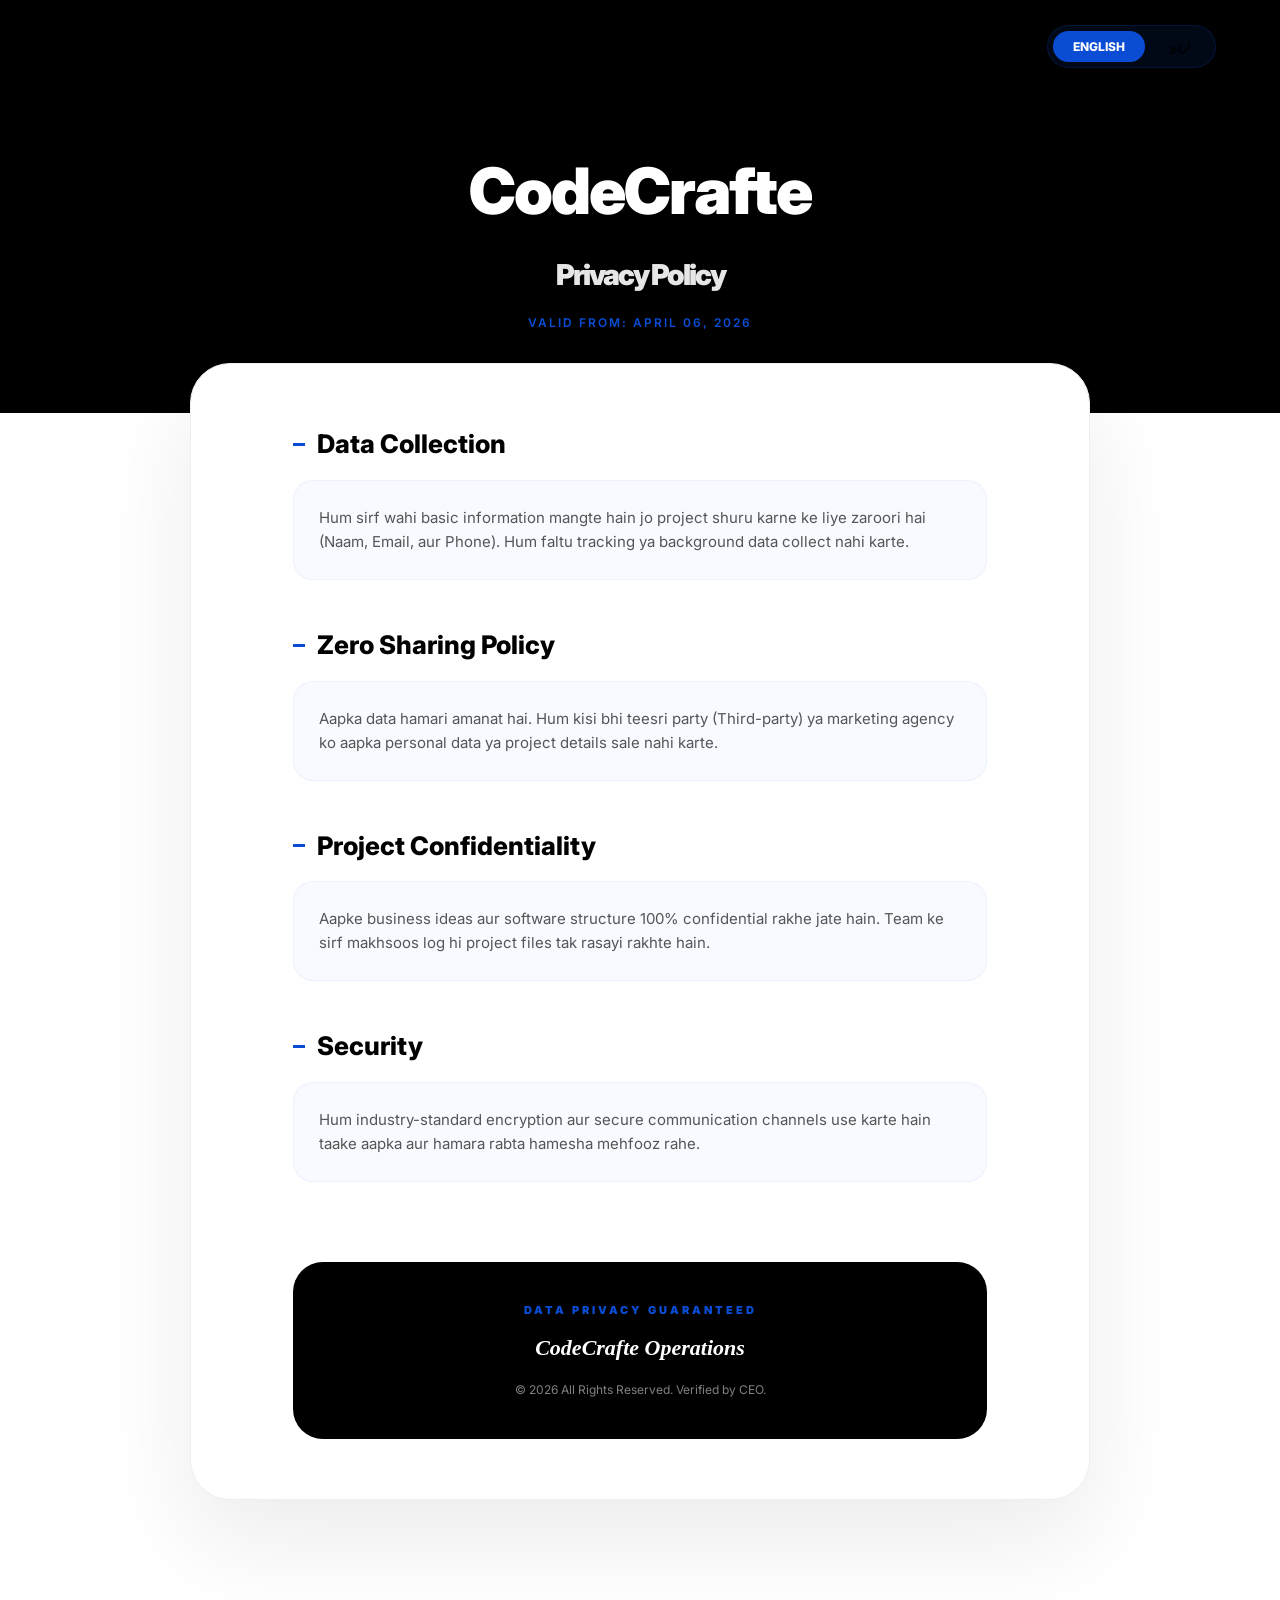
<file: components/Legal/pp.html>
<!DOCTYPE html>
<html lang="en">
<head>
    <meta charset="UTF-8">
    <meta name="viewport" content="width=device-width, initial-scale=1.0">
    <title>Privacy Policy | CodeCrafte</title>
    <link href="https://fonts.googleapis.com/css2?family=Inter:wght@400;600;800;900&display=swap" rel="stylesheet">
    
    <link rel="apple-touch-icon" href="assets/apple-touch-icon.png">
    <link rel="icon" type="image/png" href="../../images/fav-ion.webp">
    <style>
        :root {
            --primary: #0a4dd4; /* Deep Blue Theme */
            --black: #000;
            --white: #fff;
            --text: #333;
        }

        * { margin: 0; padding: 0; box-sizing: border-box; font-family: 'Inter', sans-serif; }
        body { background: var(--white); color: var(--text); line-height: 1.6; top: 0px !important; }

        /* Translator UI */
        .translate-container {
            position: fixed;
            top: 25px;
            right: 5%;
            z-index: 9999;
            background: rgba(10, 77, 212, 0.1);
            backdrop-filter: blur(10px);
            padding: 5px;
            border-radius: 50px;
            display: flex;
            gap: 5px;
            border: 1px solid rgba(10, 77, 212, 0.2);
        }

        .lang-btn {
            padding: 8px 20px;
            border: none;
            border-radius: 50px;
            cursor: pointer;
            font-size: 12px;
            font-weight: 800;
            transition: 0.3s;
            background: transparent;
            color: var(--black);
        }

        .lang-btn.active {
            background: var(--primary);
            color: #fff;
        }

        /* Header */
        .policy-header {
            padding: 140px 8% 80px;
            background: var(--black);
            color: var(--white);
            text-align: center;
        }

        .policy-header h1 { font-size: clamp(2.5rem, 6vw, 4rem); font-weight: 900; letter-spacing: -2px; }
        .last-update { margin-top: 15px; font-size: 12px; font-weight: 600; color: var(--primary); letter-spacing: 2px; }

        /* Content Container */
        .policy-container {
            max-width: 900px;
            margin: -50px auto 100px;
            background: var(--white);
            padding: 60px 8%;
            border-radius: 40px;
            box-shadow: 0 40px 100px rgba(0,0,0,0.08);
            border: 1px solid #eee;
        }

        .policy-section { margin-bottom: 45px; }
        .policy-section h2 { font-size: 1.6rem; font-weight: 800; color: var(--black); margin-bottom: 15px; display: flex; align-items: center; gap: 12px; }
        .policy-section h2::before { content: ''; width: 12px; height: 3px; background: var(--primary); display: inline-block; }
        
        .policy-card {
            background: #f8faff;
            padding: 25px;
            border-radius: 20px;
            border: 1px solid rgba(10, 77, 212, 0.05);
        }

        .policy-card p { font-size: 15px; color: #555; }

        /* Trust Footer */
        .trust-footer {
            margin-top: 80px;
            padding: 40px;
            border-radius: 30px;
            background: var(--black);
            color: var(--white);
            text-align: center;
        }

        .verified-text { font-size: 11px; font-weight: 900; letter-spacing: 3px; color: var(--primary); text-transform: uppercase; margin-bottom: 10px; display: block; }
        .ceo-sign { font-size: 22px; font-weight: 800; font-style: italic; font-family: serif; }

        /* Hide Google */
        #google_translate_element, .skiptranslate { display: none !important; }
        body { top: 0px !important; }

        @media (max-width: 768px) {
            .policy-container { margin: -40px 5% 60px; padding: 40px 6%; }
        }
    </style>
</head>
<body>

    <div class="translate-container">
        <button onclick="changeLang('en')" class="lang-btn active" id="btn-en">ENGLISH</button>
        <button onclick="changeLang('ur')" class="lang-btn" id="btn-ur">اردو</button>
    </div>

    <div id="google_translate_element"></div>

    <header class="policy-header">
        <h1 class="notranslate">CodeCrafte</h1>
        <h1 style="font-size: 1.8rem; margin-top: 10px; opacity: 0.9;">Privacy Policy</h1>
        <p class="last-update">VALID FROM: APRIL 06, 2026</p>
    </header>

    <main class="policy-container">
        
        <section class="policy-section">
            <h2>Data Collection</h2>
            <div class="policy-card">
                <p>Hum sirf wahi basic information mangte hain jo project shuru karne ke liye zaroori hai (Naam, Email, aur Phone). Hum faltu tracking ya background data collect nahi karte.</p>
            </div>
        </section>

        <section class="policy-section">
            <h2>Zero Sharing Policy</h2>
            <div class="policy-card">
                <p>Aapka data hamari amanat hai. Hum kisi bhi teesri party (Third-party) ya marketing agency ko aapka personal data ya project details sale nahi karte.</p>
            </div>
        </section>

        <section class="policy-section">
            <h2>Project Confidentiality</h2>
            <div class="policy-card">
                <p>Aapke business ideas aur software structure 100% confidential rakhe jate hain. Team ke sirf makhsoos log hi project files tak rasayi rakhte hain.</p>
            </div>
        </section>

        <section class="policy-section">
            <h2>Security</h2>
            <div class="policy-card">
                <p>Hum industry-standard encryption aur secure communication channels use karte hain taake aapka aur hamara rabta hamesha mehfooz rahe.</p>
            </div>
        </section>

        <div class="trust-footer">
            <span class="verified-text">Data Privacy Guaranteed</span>
            <div class="ceo-sign">CodeCrafte Operations</div>
            <p style="font-size: 12px; margin-top: 15px; opacity: 0.5;">© 2026 All Rights Reserved. Verified by CEO.</p>
        </div>

    </main>

    <script type="text/javascript">
        function googleTranslateElementInit() {
            new google.translate.TranslateElement({
                pageLanguage: 'en',
                includedLanguages: 'en,ur',
                autoDisplay: false
            }, 'google_translate_element');
        }

        function changeLang(lang) {
            const select = document.querySelector('.goog-te-combo');
            if (select) {
                select.value = lang;
                select.dispatchEvent(new Event('change'));
            }
            document.getElementById('btn-en').classList.remove('active');
            document.getElementById('btn-ur').classList.remove('active');
            if(lang === 'en') document.getElementById('btn-en').classList.add('active');
            else document.getElementById('btn-ur').classList.add('active');
        }
    </script>
    <script type="text/javascript" src="//translate.google.com/translate_a/element.js?cb=googleTranslateElementInit"></script>

</body>
</html>
</file>
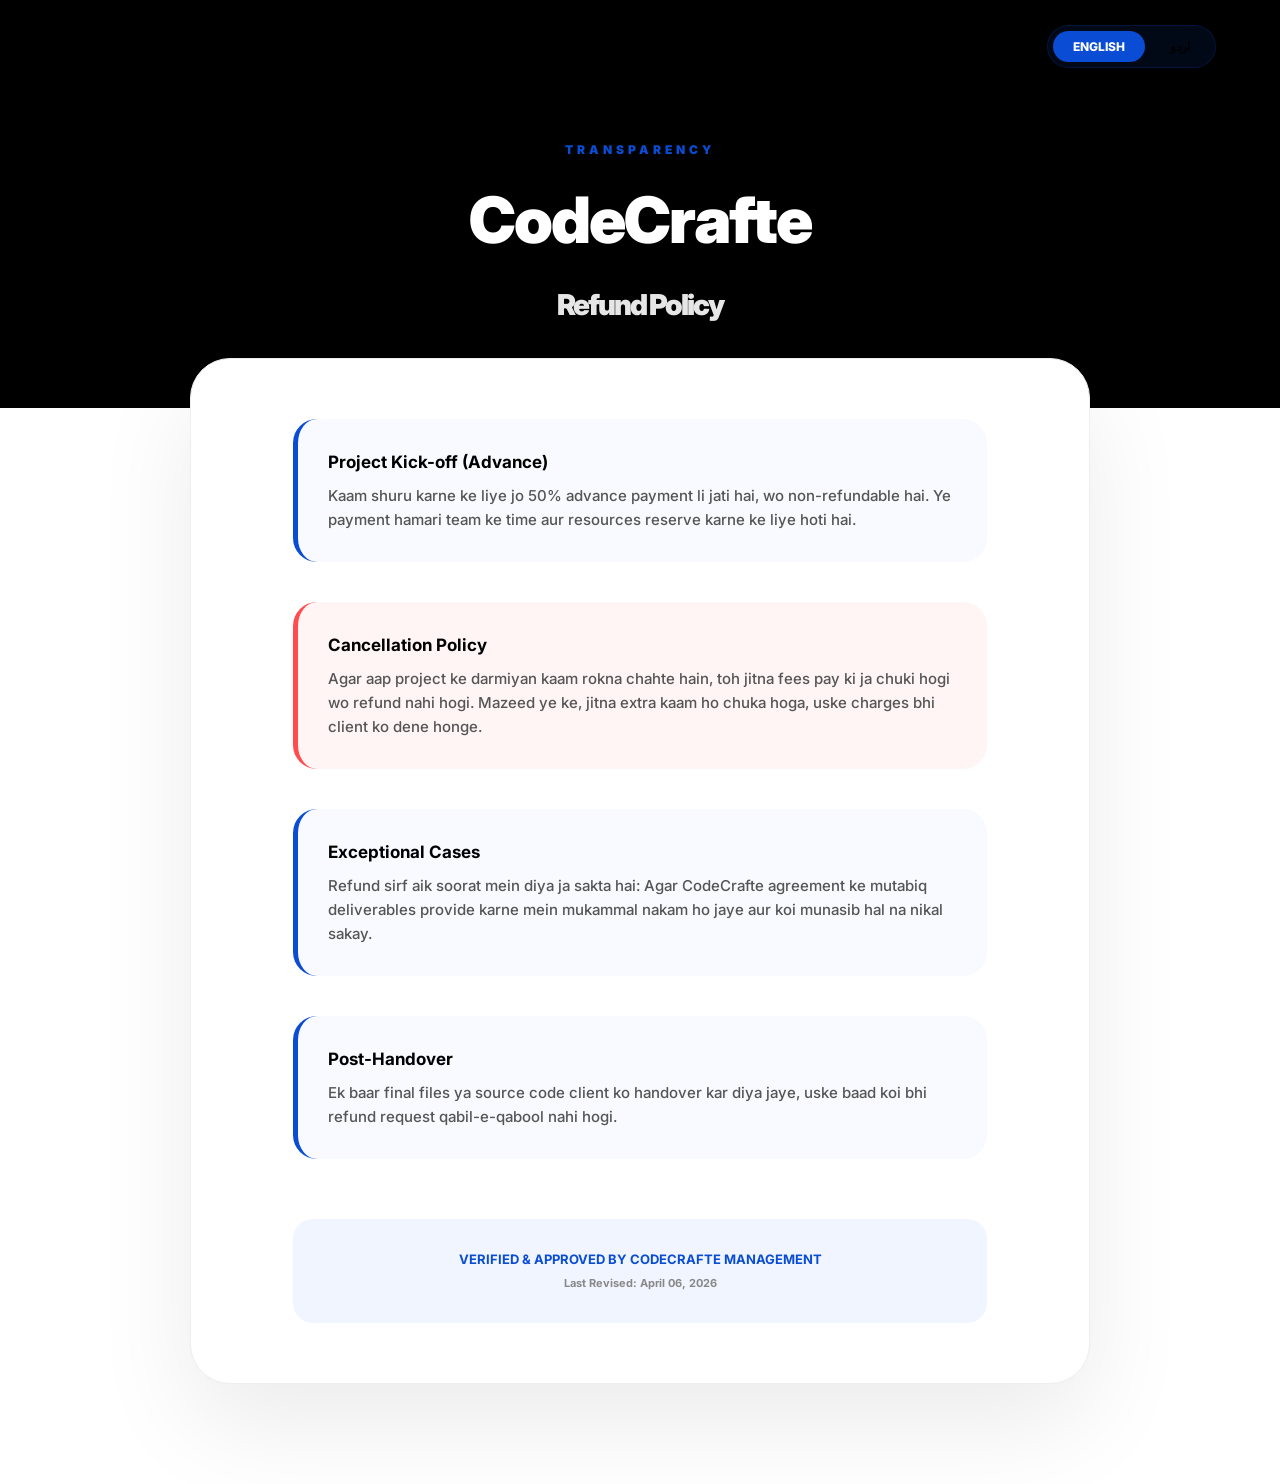
<file: components/Legal/re-f.html>
<!DOCTYPE html>
<html lang="en">
<head>
    <meta charset="UTF-8">
    <meta name="viewport" content="width=device-width, initial-scale=1.0">
    <title>Refund Policy | CodeCrafte</title>
    <link href="https://fonts.googleapis.com/css2?family=Inter:wght@400;600;800;900&display=swap" rel="stylesheet">
    
    <link rel="apple-touch-icon" href="assets/apple-touch-icon.png">
    <link rel="icon" type="image/png" href="../../images/fav-ion.webp">
    <style>
        :root {
            --primary: #0a4dd4;
            --black: #000;
            --white: #fff;
            --text: #333;
            --danger: #ff4d4d;
        }

        * { margin: 0; padding: 0; box-sizing: border-box; font-family: 'Inter', sans-serif; }
        body { background: var(--white); color: var(--text); line-height: 1.6; top: 0px !important; }

        /* Translator UI */
        .translate-container {
            position: fixed;
            top: 25px;
            right: 5%;
            z-index: 9999;
            background: rgba(10, 77, 212, 0.1);
            backdrop-filter: blur(10px);
            padding: 5px;
            border-radius: 50px;
            display: flex;
            gap: 5px;
            border: 1px solid rgba(10, 77, 212, 0.2);
        }

        .lang-btn {
            padding: 8px 20px;
            border: none;
            border-radius: 50px;
            cursor: pointer;
            font-size: 12px;
            font-weight: 800;
            transition: 0.3s;
            background: transparent;
            color: var(--black);
        }

        .lang-btn.active {
            background: var(--primary);
            color: #fff;
        }

        /* Header */
        .policy-header {
            padding: 140px 8% 80px;
            background: var(--black);
            color: var(--white);
            text-align: center;
        }

        .policy-header h1 { font-size: clamp(2.5rem, 6vw, 4rem); font-weight: 900; letter-spacing: -2px; }
        .sub-tag { color: var(--primary); font-size: 12px; font-weight: 900; letter-spacing: 4px; display: block; margin-bottom: 10px; }

        /* Content Container */
        .policy-container {
            max-width: 900px;
            margin: -50px auto 100px;
            background: var(--white);
            padding: 60px 8%;
            border-radius: 40px;
            box-shadow: 0 40px 100px rgba(0,0,0,0.08);
            border: 1px solid #eee;
        }

        .policy-section { margin-bottom: 40px; }
        .policy-section h2 { font-size: 1.5rem; font-weight: 800; color: var(--black); margin-bottom: 15px; }
        
        .refund-card {
            background: #f8faff;
            padding: 30px;
            border-radius: 24px;
            border-left: 5px solid var(--primary);
            margin-bottom: 20px;
        }

        .refund-card.warning { border-left-color: var(--danger); background: #fff5f5; }

        .refund-card p { font-size: 15px; color: #555; font-weight: 500; }
        .refund-card strong { color: var(--black); display: block; margin-bottom: 8px; font-size: 17px; }

        /* Footer Badge */
        .footer-badge {
            margin-top: 60px;
            padding: 30px;
            border-radius: 20px;
            background: #f1f5ff;
            text-align: center;
        }

        .footer-badge p { font-size: 13px; font-weight: 700; color: var(--primary); }

        /* Hide Google */
        #google_translate_element, .skiptranslate { display: none !important; }
        body { top: 0px !important; }

        @media (max-width: 768px) {
            .policy-container { margin: -40px 5% 60px; padding: 40px 6%; }
            .translate-container { top: 15px; }
        }
    </style>
</head>
<body>

    <div class="translate-container">
        <button onclick="changeLang('en')" class="lang-btn active" id="btn-en">ENGLISH</button>
        <button onclick="changeLang('ur')" class="lang-btn" id="btn-ur">اردو</button>
    </div>

    <div id="google_translate_element"></div>

    <header class="policy-header">
        <span class="sub-tag">TRANSPARENCY</span>
        <h1 class="notranslate">CodeCrafte</h1>
        <h1 style="font-size: 1.8rem; margin-top: 10px; opacity: 0.9;">Refund Policy</h1>
    </header>

    <main class="policy-container">
        
        <section class="policy-section">
            <div class="refund-card">
                <strong>Project Kick-off (Advance)</strong>
                <p>Kaam shuru karne ke liye jo 50% advance payment li jati hai, wo non-refundable hai. Ye payment hamari team ke time aur resources reserve karne ke liye hoti hai.</p>
            </div>
        </section>

        <section class="policy-section">
            <div class="refund-card warning">
                <strong>Cancellation Policy</strong>
                <p>Agar aap project ke darmiyan kaam rokna chahte hain, toh jitna fees pay ki ja chuki hogi wo refund nahi hogi. Mazeed ye ke, jitna extra kaam ho chuka hoga, uske charges bhi client ko dene honge.</p>
            </div>
        </section>

        <section class="policy-section">
            <div class="refund-card">
                <strong>Exceptional Cases</strong>
                <p>Refund sirf aik soorat mein diya ja sakta hai: Agar CodeCrafte agreement ke mutabiq deliverables provide karne mein mukammal nakam ho jaye aur koi munasib hal na nikal sakay.</p>
            </div>
        </section>

        <section class="policy-section">
            <div class="refund-card">
                <strong>Post-Handover</strong>
                <p>Ek baar final files ya source code client ko handover kar diya jaye, uske baad koi bhi refund request qabil-e-qabool nahi hogi.</p>
            </div>
        </section>

        <div class="footer-badge">
            <p>VERIFIED & APPROVED BY CODECRAFTE MANAGEMENT</p>
            <p style="color: #888; font-size: 11px; margin-top: 5px;">Last Revised: April 06, 2026</p>
        </div>

    </main>

    <script type="text/javascript">
        function googleTranslateElementInit() {
            new google.translate.TranslateElement({
                pageLanguage: 'en',
                includedLanguages: 'en,ur',
                autoDisplay: false
            }, 'google_translate_element');
        }

        function changeLang(lang) {
            const select = document.querySelector('.goog-te-combo');
            if (select) {
                select.value = lang;
                select.dispatchEvent(new Event('change'));
            }
            document.getElementById('btn-en').classList.remove('active');
            document.getElementById('btn-ur').classList.remove('active');
            if(lang === 'en') document.getElementById('btn-en').classList.add('active');
            else document.getElementById('btn-ur').classList.add('active');
        }
    </script>
    <script type="text/javascript" src="//translate.google.com/translate_a/element.js?cb=googleTranslateElementInit"></script>

</body>
</html>
</file>
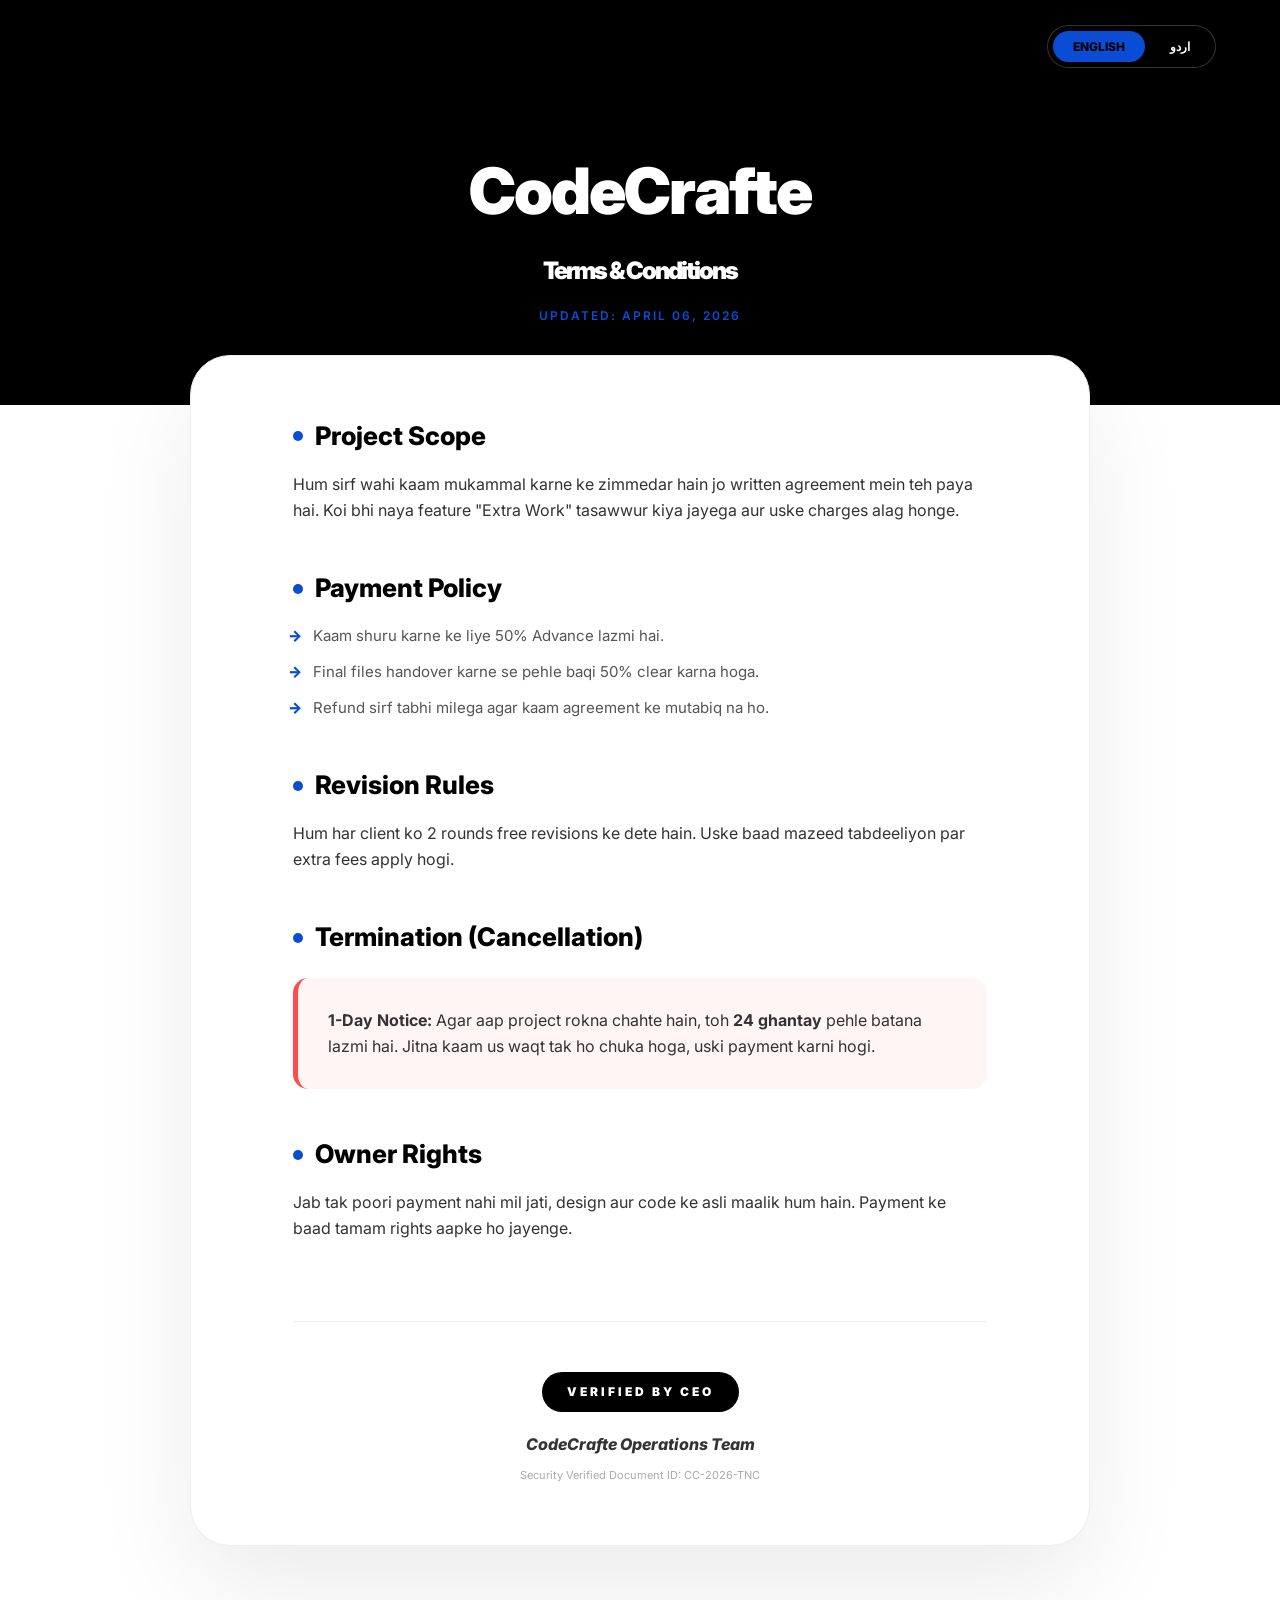
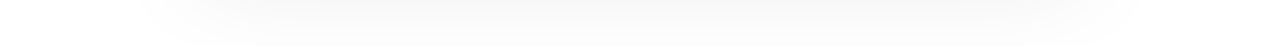
<file: components/Legal/T&C.html>
<!DOCTYPE html>
<html lang="en">
<head>
    <meta charset="UTF-8">
    <meta name="viewport" content="width=device-width, initial-scale=1.0">
    <title>Terms & Conditions | CodeCrafte</title>
    <link href="https://fonts.googleapis.com/css2?family=Inter:wght@400;600;800;900&display=swap" rel="stylesheet">
    
    <link rel="apple-touch-icon" href="assets/apple-touch-icon.png">
    <link rel="icon" type="image/png" href="../../images/fav-ion.webp">
    <style>
        :root {
            --primary: #0a4dd4;
            --black: #000;
            --white: #fff;
            --text: #333;
        }

        * { margin: 0; padding: 0; box-sizing: border-box; font-family: 'Inter', sans-serif; }
        body { background: var(--white); color: var(--text); line-height: 1.6; top: 0px !important; }

        /* Translator Buttons - Top Right */
        .translate-container {
            position: fixed;
            top: 25px;
            right: 5%;
            z-index: 9999;
            background: rgba(0, 0, 0, 0.5);
            backdrop-filter: blur(10px);
            padding: 5px;
            border-radius: 50px;
            display: flex;
            gap: 5px;
            border: 1px solid rgba(255, 255, 255, 0.2);
        }

        .lang-btn {
            padding: 8px 20px;
            border: none;
            border-radius: 50px;
            cursor: pointer;
            font-size: 12px;
            font-weight: 800;
            transition: 0.3s;
            background: transparent;
            color: #fff;
        }

        .lang-btn.active {
            background: var(--primary);
            color: #000;
        }

        /* Header */
        .terms-header {
            padding: 140px 8% 80px;
            background: var(--black);
            color: var(--white);
            text-align: center;
        }

        .terms-header h1 { font-size: clamp(2.5rem, 6vw, 4rem); font-weight: 900; letter-spacing: -2px; }
        .last-update { margin-top: 15px; font-size: 12px; font-weight: 600; color: var(--primary); letter-spacing: 2px; }

        /* Container */
        .terms-container {
            max-width: 900px;
            margin: -50px auto 100px;
            background: var(--white);
            padding: 60px 8%;
            border-radius: 40px;
            box-shadow: 0 40px 100px rgba(0,0,0,0.08);
            border: 1px solid #eee;
        }

        .terms-section { margin-bottom: 45px; }
        .terms-section h2 { font-size: 1.6rem; font-weight: 800; color: var(--black); margin-bottom: 15px; display: flex; align-items: center; gap: 12px; }
        .terms-section h2::before { content: ''; width: 10px; height: 10px; background: var(--primary); border-radius: 50%; display: inline-block; }
        
        .terms-list { list-style: none; padding-left: 20px; }
        .terms-list li { position: relative; margin-bottom: 12px; font-size: 15px; color: #555; }
        .terms-list li::before { content: '→'; position: absolute; left: -25px; color: var(--primary); font-weight: 900; }

        /* Termination Box */
        .termination-box {
            background: #fff5f5;
            padding: 30px;
            border-left: 5px solid #ff4d4d;
            border-radius: 15px;
            margin-top: 20px;
        }

        /* CEO Verification */
        .verification-footer {
            margin-top: 80px;
            padding-top: 50px;
            border-top: 1px solid #eee;
            text-align: center;
        }

        .ceo-badge {
            display: inline-block;
            padding: 10px 25px;
            background: var(--black);
            color: var(--white);
            border-radius: 50px;
            font-size: 12px;
            font-weight: 900;
            letter-spacing: 3px;
        }

        /* Hide Google Elements */
        #google_translate_element, .skiptranslate { display: none !important; }
        body { top: 0px !important; }

        /* Mobile */
        @media (max-width: 768px) {
            .terms-container { margin: -40px 5% 60px; padding: 40px 6%; }
            .translate-container { top: 15px; right: 5%; }
        }
    </style>
</head>
<body>

    <div class="translate-container">
        <button onclick="changeLang('en')" class="lang-btn active" id="btn-en">ENGLISH</button>
        <button onclick="changeLang('ur')" class="lang-btn" id="btn-ur">اردو</button>
    </div>

    <div id="google_translate_element"></div>

    <header class="terms-header">
        <h1 class="notranslate">CodeCrafte</h1>
        <h1 style="font-size: 1.5rem; margin-top: 10px;">Terms & Conditions</h1>
        <p class="last-update">UPDATED: APRIL 06, 2026</p>
    </header>

    <main class="terms-container">
        
        <section class="terms-section">
            <h2>Project Scope</h2>
            <p>Hum sirf wahi kaam mukammal karne ke zimmedar hain jo written agreement mein teh paya hai. Koi bhi naya feature "Extra Work" tasawwur kiya jayega aur uske charges alag honge.</p>
        </section>

        <section class="terms-section">
            <h2>Payment Policy</h2>
            <ul class="terms-list">
                <li>Kaam shuru karne ke liye 50% Advance lazmi hai.</li>
                <li>Final files handover karne se pehle baqi 50% clear karna hoga.</li>
                <li>Refund sirf tabhi milega agar kaam agreement ke mutabiq na ho.</li>
            </ul>
        </section>

        <section class="terms-section">
            <h2>Revision Rules</h2>
            <p>Hum har client ko 2 rounds free revisions ke dete hain. Uske baad mazeed tabdeeliyon par extra fees apply hogi.</p>
        </section>

        <section class="terms-section">
            <h2>Termination (Cancellation)</h2>
            <div class="termination-box">
                <p><strong>1-Day Notice:</strong> Agar aap project rokna chahte hain, toh <strong>24 ghantay</strong> pehle batana lazmi hai. Jitna kaam us waqt tak ho chuka hoga, uski payment karni hogi.</p>
            </div>
        </section>

        <section class="terms-section">
            <h2>Owner Rights</h2>
            <p>Jab tak poori payment nahi mil jati, design aur code ke asli maalik hum hain. Payment ke baad tamam rights aapke ho jayenge.</p>
        </section>

        <footer class="verification-footer">
            <div class="ceo-badge">VERIFIED BY CEO</div>
            <p style="margin-top: 20px; font-weight: 800; font-style: italic;">CodeCrafte Operations Team</p>
            <p style="font-size: 11px; color: #aaa; margin-top: 10px;">Security Verified Document ID: CC-2026-TNC</p>
        </footer>

    </main>

    <script type="text/javascript">
        function googleTranslateElementInit() {
            new google.translate.TranslateElement({
                pageLanguage: 'en',
                includedLanguages: 'en,ur',
                autoDisplay: false
            }, 'google_translate_element');
        }

        function changeLang(lang) {
            const select = document.querySelector('.goog-te-combo');
            if (select) {
                select.value = lang;
                select.dispatchEvent(new Event('change'));
            }
            
            // Toggle Active Class
            document.getElementById('btn-en').classList.remove('active');
            document.getElementById('btn-ur').classList.remove('active');
            if(lang === 'en') document.getElementById('btn-en').classList.add('active');
            else document.getElementById('btn-ur').classList.add('active');
        }
    </script>
    <script type="text/javascript" src="//translate.google.com/translate_a/element.js?cb=googleTranslateElementInit"></script>

</body>
</html>
</file>
